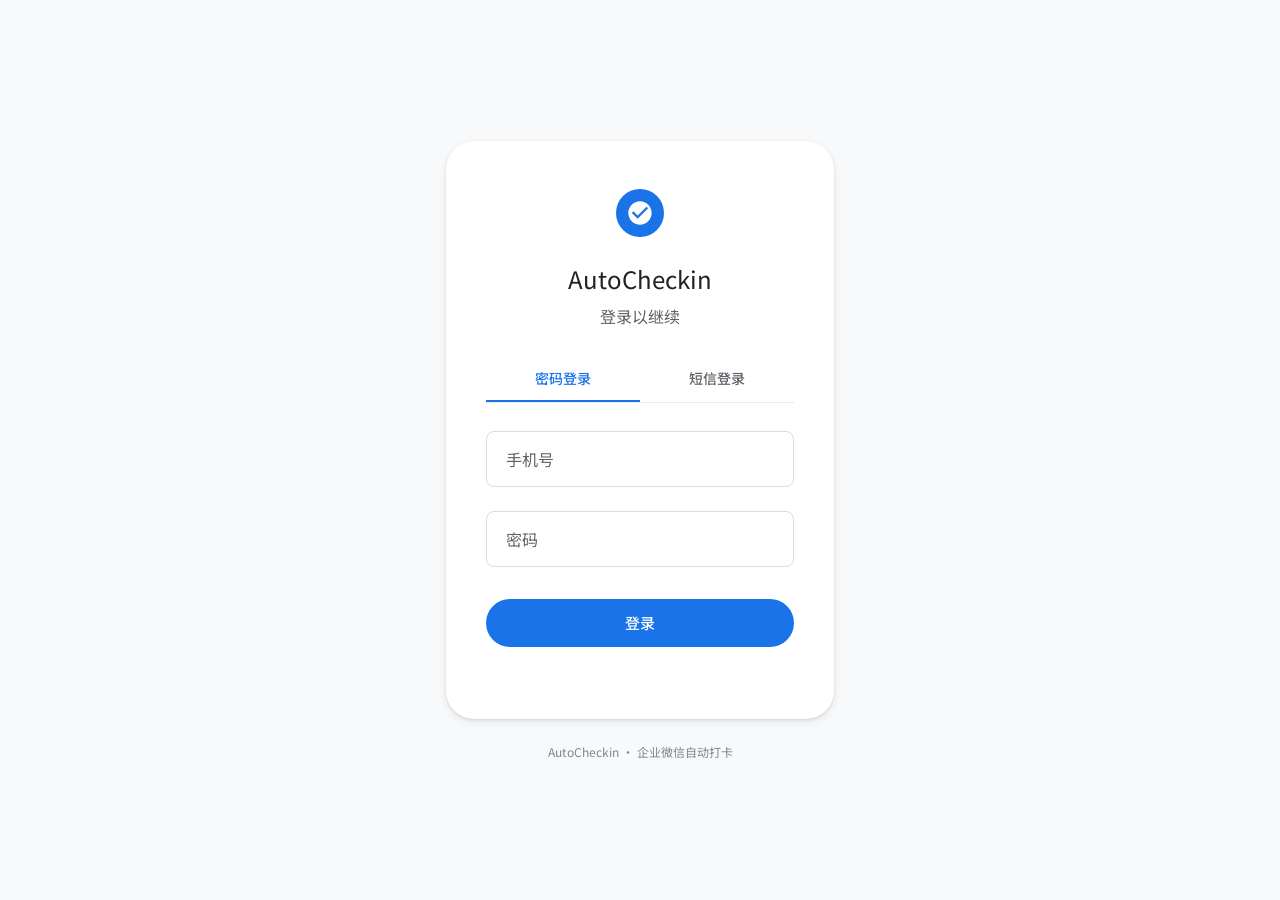
<file: server/templates/login.html>
<!DOCTYPE html>
<html lang="zh-CN">
<head>
    <meta charset="UTF-8">
    <meta name="viewport" content="width=device-width, initial-scale=1.0">
    <title>登录 - AutoCheckin</title>
    <link href="https://fonts.googleapis.com/css2?family=Google+Sans:wght@400;500&family=Noto+Sans+SC:wght@400;500&display=swap" rel="stylesheet">
    <style>
        * { margin: 0; padding: 0; box-sizing: border-box; }

        body {
            font-family: 'Google Sans', 'Noto Sans SC', -apple-system, sans-serif;
            background: #f8f9fa;
            min-height: 100vh;
            display: flex;
            align-items: center;
            justify-content: center;
        }

        .login-wrapper {
            width: 100%;
            max-width: 420px;
            padding: 16px;
        }

        .login-card {
            background: #fff;
            border-radius: 28px;
            padding: 48px 40px 36px;
            box-shadow: 0 1px 3px rgba(60,64,67,0.15), 0 4px 8px rgba(60,64,67,0.08);
        }

        .logo {
            width: 48px;
            height: 48px;
            margin: 0 auto 24px;
            background: #1a73e8;
            border-radius: 50%;
            display: flex;
            align-items: center;
            justify-content: center;
        }

        .logo svg { width: 28px; height: 28px; fill: #fff; }

        h1 {
            font-size: 24px;
            font-weight: 400;
            color: #202124;
            text-align: center;
            margin-bottom: 8px;
        }

        .subtitle {
            font-size: 16px;
            color: #5f6368;
            text-align: center;
            margin-bottom: 28px;
        }

        /* Tabs */
        .tabs {
            display: flex;
            margin-bottom: 28px;
            border-bottom: 1px solid #e8eaed;
        }

        .tab {
            flex: 1;
            padding: 12px 0;
            text-align: center;
            font-size: 14px;
            font-weight: 500;
            color: #5f6368;
            background: none;
            border: none;
            border-bottom: 2px solid transparent;
            cursor: pointer;
            font-family: inherit;
            transition: color 0.2s, border-color 0.2s;
        }

        .tab.active {
            color: #1a73e8;
            border-bottom-color: #1a73e8;
        }

        .tab:hover:not(.active) {
            color: #3c4043;
            background: #f8f9fa;
        }

        /* Panels */
        .panel { display: none; }
        .panel.active { display: block; }

        /* Material floating label input */
        .field {
            position: relative;
            margin-bottom: 24px;
        }

        .field input {
            width: 100%;
            height: 56px;
            padding: 20px 16px 6px;
            font-size: 16px;
            font-family: inherit;
            color: #202124;
            background: transparent;
            border: 1px solid #dadce0;
            border-radius: 8px;
            outline: none;
            transition: border-color 0.2s;
        }

        .field input:focus {
            border-color: #1a73e8;
            border-width: 2px;
            padding: 19px 15px 5px;
        }

        .field label {
            position: absolute;
            left: 16px;
            top: 50%;
            transform: translateY(-50%);
            font-size: 16px;
            color: #5f6368;
            pointer-events: none;
            transition: all 0.2s;
            background: #fff;
            padding: 0 4px;
        }

        .field input:focus + label,
        .field input:not(:placeholder-shown) + label {
            top: 0;
            font-size: 12px;
            color: #1a73e8;
        }

        .field input:not(:focus):not(:placeholder-shown) + label {
            color: #5f6368;
        }

        /* Phone row */
        .phone-row {
            display: flex;
            gap: 12px;
            align-items: flex-start;
        }

        .phone-row .field { flex: 1; margin-bottom: 0; }

        .btn-code {
            height: 56px;
            padding: 0 16px;
            white-space: nowrap;
            font-size: 14px;
            font-family: inherit;
            font-weight: 500;
            color: #1a73e8;
            background: transparent;
            border: 1px solid #dadce0;
            border-radius: 8px;
            cursor: pointer;
            transition: background 0.2s, border-color 0.2s;
            min-width: 108px;
        }

        .btn-code:hover:not(:disabled) {
            background: #e8f0fe;
            border-color: #d2e3fc;
        }

        .btn-code:disabled {
            color: #80868b;
            cursor: default;
        }

        /* Login button */
        .btn-login {
            width: 100%;
            height: 48px;
            margin-top: 8px;
            font-size: 15px;
            font-family: inherit;
            font-weight: 500;
            color: #fff;
            background: #1a73e8;
            border: none;
            border-radius: 24px;
            cursor: pointer;
            transition: background 0.2s, box-shadow 0.2s;
            letter-spacing: 0.25px;
        }

        .btn-login:hover:not(:disabled) {
            background: #1765cc;
            box-shadow: 0 1px 3px rgba(26,115,232,0.4);
        }

        .btn-login:disabled {
            background: #94bfff;
            cursor: default;
        }

        /* Message */
        .msg {
            text-align: center;
            font-size: 13px;
            margin-top: 16px;
            min-height: 20px;
            transition: color 0.2s;
        }

        .msg.error { color: #d93025; }
        .msg.success { color: #1e8e3e; }

        /* Footer */
        .footer {
            text-align: center;
            margin-top: 24px;
            font-size: 12px;
            color: #80868b;
        }

        @media (max-width: 440px) {
            .login-card { padding: 36px 24px 28px; border-radius: 20px; }
            .phone-row { flex-direction: column; gap: 16px; }
            .phone-row .field { margin-bottom: 0; }
            .btn-code { width: 100%; }
        }
    </style>
</head>
<body>
    <div class="login-wrapper">
        <div class="login-card">
            <div class="logo">
                <svg viewBox="0 0 24 24"><path d="M12 2C6.48 2 2 6.48 2 12s4.48 10 10 10 10-4.48 10-10S17.52 2 12 2zm-2 15l-5-5 1.41-1.41L10 14.17l7.59-7.59L19 8l-9 9z"/></svg>
            </div>
            <h1>AutoCheckin</h1>
            <p class="subtitle">登录以继续</p>

            <div class="tabs">
                <button class="tab active" onclick="switchTab('password')">密码登录</button>
                <button class="tab" onclick="switchTab('sms')">短信登录</button>
            </div>

            <!-- Password panel -->
            <div id="panel-password" class="panel active">
                <div class="field">
                    <input type="tel" id="pwd-phone" maxlength="11" placeholder=" " autocomplete="tel">
                    <label for="pwd-phone">手机号</label>
                </div>
                <div class="field">
                    <input type="password" id="pwd-password" placeholder=" " autocomplete="current-password">
                    <label for="pwd-password">密码</label>
                </div>
                <button class="btn-login" onclick="loginPassword()">登录</button>
            </div>

            <!-- SMS panel -->
            <div id="panel-sms" class="panel">
                <div class="phone-row">
                    <div class="field">
                        <input type="tel" id="sms-phone" maxlength="11" placeholder=" " autocomplete="tel">
                        <label for="sms-phone">手机号</label>
                    </div>
                    <button id="btn-send-code" class="btn-code" onclick="sendCode()">获取验证码</button>
                </div>
                <div class="field" style="margin-top: 24px;">
                    <input type="tel" id="sms-code" maxlength="6" placeholder=" " autocomplete="one-time-code">
                    <label for="sms-code">验证码</label>
                </div>
                <button class="btn-login" onclick="loginSMS()">登录</button>
            </div>

            <div id="login-msg" class="msg"></div>
        </div>
        <div class="footer">AutoCheckin &middot; 企业微信自动打卡</div>
    </div>

    <script>
    function switchTab(mode) {
        document.querySelectorAll('.tab').forEach(t => t.classList.remove('active'));
        document.querySelectorAll('.panel').forEach(p => p.classList.remove('active'));
        document.getElementById('login-msg').textContent = '';

        if (mode === 'sms') {
            document.querySelectorAll('.tab')[1].classList.add('active');
            document.getElementById('panel-sms').classList.add('active');
        } else {
            document.querySelectorAll('.tab')[0].classList.add('active');
            document.getElementById('panel-password').classList.add('active');
        }
    }

    function showMsg(text, isError) {
        const el = document.getElementById('login-msg');
        el.textContent = text;
        el.className = 'msg ' + (isError ? 'error' : 'success');
    }

    // --- Password login ---
    async function loginPassword() {
        const phone = document.getElementById('pwd-phone').value.trim();
        const password = document.getElementById('pwd-password').value;
        if (!phone || !password) {
            showMsg('请填写手机号和密码', true);
            return;
        }

        const btn = document.querySelector('#panel-password .btn-login');
        btn.disabled = true;
        btn.textContent = '登录中...';

        try {
            const res = await fetch('/api/auth/login', {
                method: 'POST',
                headers: {'Content-Type': 'application/json'},
                body: JSON.stringify({phone, password})
            });
            const data = await res.json();
            if (res.ok) {
                window.location.href = '/';
            } else {
                showMsg(data.error || '登录失败', true);
                btn.disabled = false;
                btn.textContent = '登录';
            }
        } catch (e) {
            showMsg('网络错误，请重试', true);
            btn.disabled = false;
            btn.textContent = '登录';
        }
    }

    // --- SMS login ---
    let countdown = 0;

    async function sendCode() {
        const phone = document.getElementById('sms-phone').value.trim();
        if (!/^1\d{10}$/.test(phone)) {
            showMsg('请输入正确的11位手机号', true);
            return;
        }

        const btn = document.getElementById('btn-send-code');
        btn.disabled = true;

        try {
            const res = await fetch('/api/auth/send-code', {
                method: 'POST',
                headers: {'Content-Type': 'application/json'},
                body: JSON.stringify({phone})
            });
            const data = await res.json();
            if (res.ok) {
                showMsg('验证码已发送，请查看短信', false);
                startCountdown(btn);
                document.getElementById('sms-code').focus();
            } else {
                showMsg(data.error || '发送失败', true);
                btn.disabled = false;
            }
        } catch (e) {
            showMsg('网络错误，请重试', true);
            btn.disabled = false;
        }
    }

    function startCountdown(btn) {
        countdown = 60;
        btn.textContent = countdown + 's';
        const timer = setInterval(() => {
            countdown--;
            if (countdown <= 0) {
                clearInterval(timer);
                btn.textContent = '获取验证码';
                btn.disabled = false;
            } else {
                btn.textContent = countdown + 's';
            }
        }, 1000);
    }

    async function loginSMS() {
        const phone = document.getElementById('sms-phone').value.trim();
        const code = document.getElementById('sms-code').value.trim();
        if (!phone || !code) {
            showMsg('请填写手机号和验证码', true);
            return;
        }

        const btn = document.querySelector('#panel-sms .btn-login');
        btn.disabled = true;
        btn.textContent = '登录中...';

        try {
            const res = await fetch('/api/auth/login', {
                method: 'POST',
                headers: {'Content-Type': 'application/json'},
                body: JSON.stringify({phone, code})
            });
            const data = await res.json();
            if (res.ok) {
                window.location.href = '/';
            } else {
                showMsg(data.error || '登录失败', true);
                btn.disabled = false;
                btn.textContent = '登录';
            }
        } catch (e) {
            showMsg('网络错误，请重试', true);
            btn.disabled = false;
            btn.textContent = '登录';
        }
    }

    // Enter key
    document.getElementById('pwd-password').addEventListener('keydown', e => {
        if (e.key === 'Enter') loginPassword();
    });
    document.getElementById('sms-code').addEventListener('keydown', e => {
        if (e.key === 'Enter') loginSMS();
    });
    </script>
</body>
</html>
</file>
